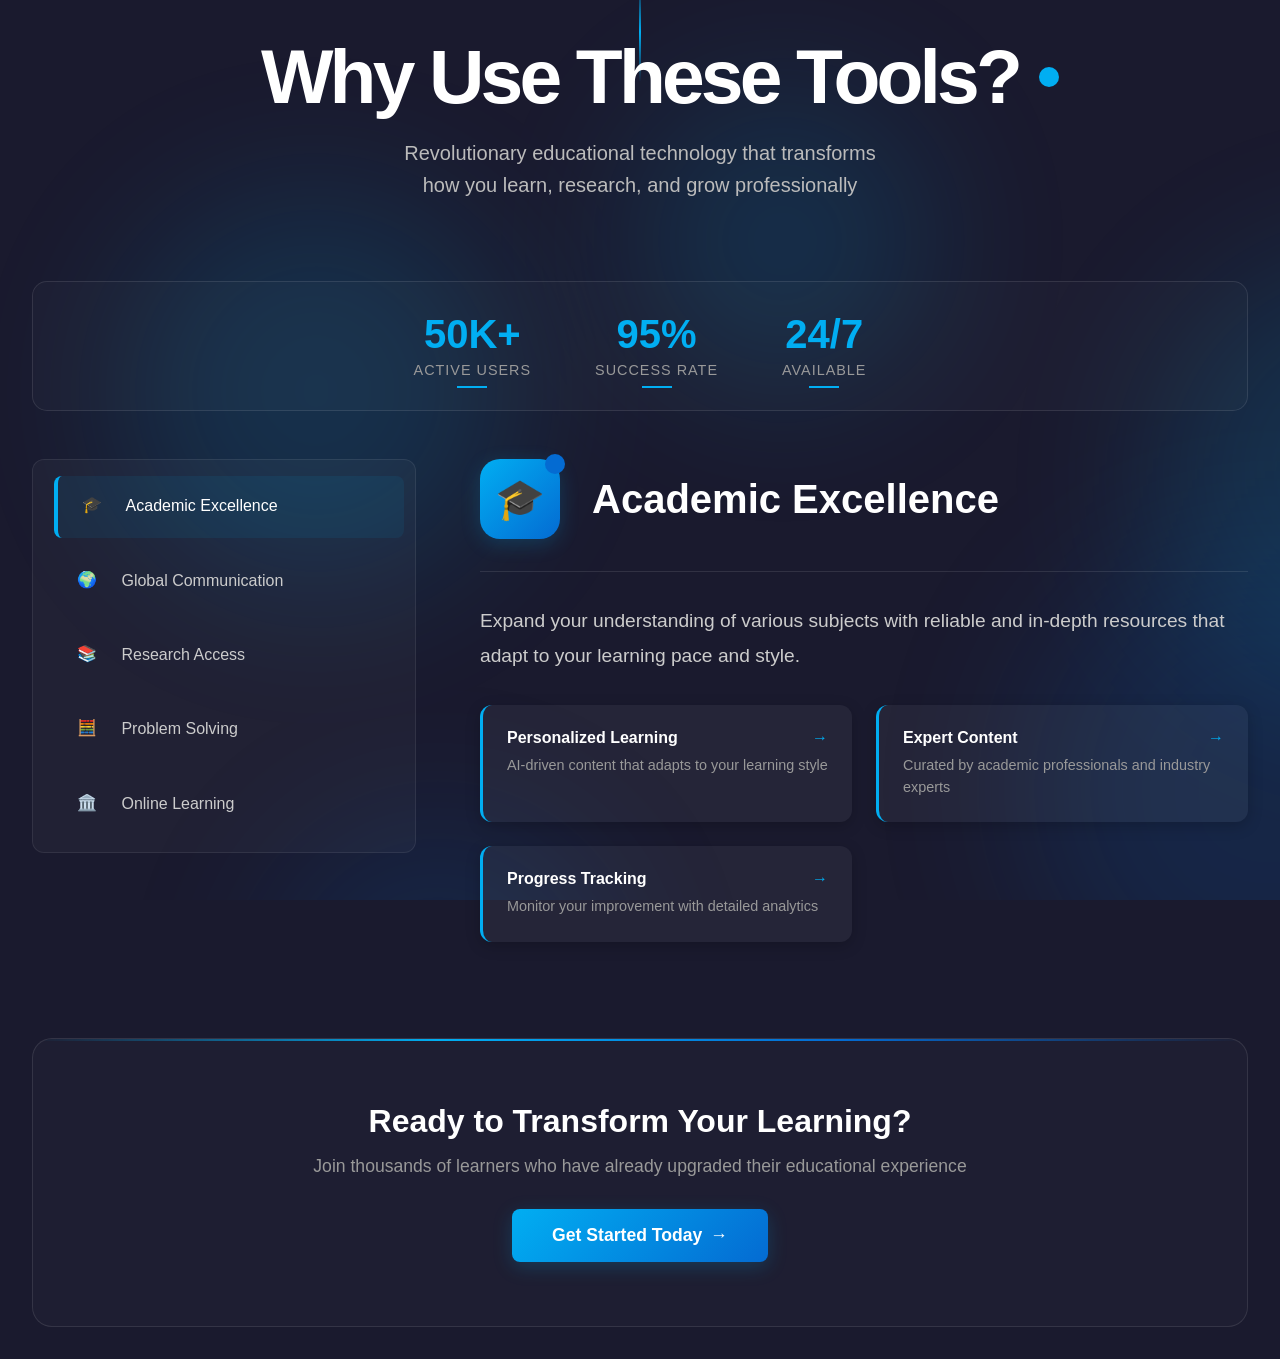
<file: index.html>
<!DOCTYPE html>
<html lang="en">
<head>
    <meta charset="UTF-8">
    <meta name="viewport" content="width=device-width, initial-scale=1.0">
    <title>Why Use These Tools?</title>
    <link rel="stylesheet" href="style.css">    
</head>
<body>
    <div id="dynamic-background"></div>

    <div class="container">
        <div class="header">
            <h1 class="main-title">Why Use These Tools?</h1>
            <p class="subtitle">Revolutionary educational technology that transforms how you learn, research, and grow professionally</p>
        </div>

        <div class="stats-ticker">
            <div class="stat">
                <span class="stat-number">50K+</span>
                <div class="stat-label">Active Users</div>
            </div>
            <div class="stat">
                <span class="stat-number">95%</span>
                <div class="stat-label">Success Rate</div>
            </div>
            <div class="stat">
                <span class="stat-number">24/7</span>
                <div class="stat-label">Available</div>
            </div>
        </div>

        <div class="tools-container">
            <nav class="tools-nav">
                <a href="#" class="nav-item active" data-tool="academic">
                    <span class="nav-icon">🎓</span>
                    Academic Excellence
                </a>
                <a href="#" class="nav-item" data-tool="language">
                    <span class="nav-icon">🌍</span>
                    Global Communication
                </a>
                <a href="#" class="nav-item" data-tool="research">
                    <span class="nav-icon">📚</span>
                    Research Access
                </a>
                <a href="#" class="nav-item" data-tool="math">
                    <span class="nav-icon">🧮</span>
                    Problem Solving
                </a>
                <a href="#" class="nav-item" data-tool="institution">
                    <span class="nav-icon">🏛️</span>
                    Online Learning
                </a>
            </nav>

            <div class="tools-content">
                <div class="tool-section active" id="academic">
                    <div class="tool-header">
                        <div class="tool-icon-large">🎓</div>
                        <h2 class="tool-title-large">Academic Excellence</h2>
                    </div>
                    <p class="tool-description-large">Expand your understanding of various subjects with reliable and in-depth resources that adapt to your learning pace and style.</p>
                    <div class="feature-grid">
                        <div class="feature-item">
                            <div class="feature-title">Personalized Learning</div>
                            <div class="feature-desc">AI-driven content that adapts to your learning style</div>
                        </div>
                        <div class="feature-item">
                            <div class="feature-title">Expert Content</div>
                            <div class="feature-desc">Curated by academic professionals and industry experts</div>
                        </div>
                        <div class="feature-item">
                            <div class="feature-title">Progress Tracking</div>
                            <div class="feature-desc">Monitor your improvement with detailed analytics</div>
                        </div>
                    </div>
                </div>

                <div class="tool-section" id="language">
                    <div class="tool-header">
                        <div class="tool-icon-large">🌍</div>
                        <h2 class="tool-title-large">Global Communication</h2>
                    </div>
                    <p class="tool-description-large">Develop language skills that broaden your horizons and connect you with different cultures through immersive learning experiences.</p>
                    <div class="feature-grid">
                        <div class="feature-item">
                            <div class="feature-title">Immersive Practice</div>
                            <div class="feature-desc">Real-world conversation scenarios and cultural context</div>
                        </div>
                        <div class="feature-item">
                            <div class="feature-title">Native Speakers</div>
                            <div class="feature-desc">Learn from certified native language instructors</div>
                        </div>
                        <div class="feature-item">
                            <div class="feature-title">Cultural Integration</div>
                            <div class="feature-desc">Understand customs and cultural nuances</div>
                        </div>
                    </div>
                </div>

                <div class="tool-section" id="research">
                    <div class="tool-header">
                        <div class="tool-icon-large">📚</div>
                        <h2 class="tool-title-large">Research Access</h2>
                    </div>
                    <p class="tool-description-large">Get the latest academic findings and scholarly articles without expensive subscriptions, keeping you at the forefront of your field.</p>
                    <div class="feature-grid">
                        <div class="feature-item">
                            <div class="feature-title">Latest Papers</div>
                            <div class="feature-desc">Access to cutting-edge research and publications</div>
                        </div>
                        <div class="feature-item">
                            <div class="feature-title">Citation Tools</div>
                            <div class="feature-desc">Automatic formatting and reference management</div>
                        </div>
                        <div class="feature-item">
                            <div class="feature-title">Peer Review</div>
                            <div class="feature-desc">Connect with researchers and academic peers</div>
                        </div>
                    </div>
                </div>

                <div class="tool-section" id="math">
                    <div class="tool-header">
                        <div class="tool-icon-large">🧮</div>
                        <h2 class="tool-title-large">Problem Solving</h2>
                    </div>
                    <p class="tool-description-large">Find solutions to challenging problems with powerful computational tools that provide step-by-step explanations and visual insights.</p>
                    <div class="feature-grid">
                        <div class="feature-item">
                            <div class="feature-title">Step-by-Step</div>
                            <div class="feature-desc">Detailed solutions with explanations for each step</div>
                        </div>
                        <div class="feature-item">
                            <div class="feature-title">Visual Learning</div>
                            <div class="feature-desc">Graphs, charts, and interactive visualizations</div>
                        </div>
                        <div class="feature-item">
                            <div class="feature-title">Multiple Methods</div>
                            <div class="feature-desc">Various approaches to solve complex problems</div>
                        </div>
                    </div>
                </div>

                <div class="tool-section" id="institution">
                    <div class="tool-header">
                        <div class="tool-icon-large">🏛️</div>
                        <h2 class="tool-title-large">Online Learning</h2>
                    </div>
                    <p class="tool-description-large">Access quality education from prestigious universities online at your own pace, earning recognized credentials from anywhere in the world.</p>
                    <div class="feature-grid">
                        <div class="feature-item">
                            <div class="feature-title">Certified Courses</div>
                            <div class="feature-desc">Accredited programs from top universities worldwide</div>
                        </div>
                        <div class="feature-item">
                            <div class="feature-title">Flexible Schedule</div>
                            <div class="feature-desc">Learn at your own pace with lifetime access</div>
                        </div>
                        <div class="feature-item">
                            <div class="feature-title">Career Support</div>
                            <div class="feature-desc">Job placement assistance and career guidance</div>
                        </div>
                    </div>
                </div>
            </div>
        </div>

        <div class="cta-section">
            <h2 class="cta-title">Ready to Transform Your Learning?</h2>
            <p class="cta-text">Join thousands of learners who have already upgraded their educational experience</p>
            <a href="#" class="cta-button">
                Get Started Today
                <span>→</span>
            </a>
        </div>
    </div>

    <script src="script.js"></script>
</body>
</html>
</file>
<file: style.css>
* {
    margin: 0;
    padding: 0;
    box-sizing: border-box;
}

body {
    font-family: 'Space Grotesk', -apple-system, BlinkMacSystemFont, 'Segoe UI', Roboto, sans-serif;
    background: #1a1a2e;
    /* Softer dark background */
    min-height: 100vh;
    color: white;
    overflow-x: hidden;
    position: relative;
}

/* Dynamic background with subtle elements */
#dynamic-background {
    position: fixed;
    top: 0;
    left: 0;
    width: 100%;
    height: 100%;
    z-index: -1;
    overflow: hidden;
}

.bg-sphere {
    position: absolute;
    border-radius: 50%;
    opacity: 0.15;
    /* More subtle */
    filter: blur(80px);
    /* Soft blur */
    transition: transform 0.5s ease-out;
    /* Smooth transition for movement */
}

.bg-sphere.blue {
    background: #01aef2;
}

.bg-sphere.dark-blue {
    background: #046bd2;
}

.container {
    max-width: 1400px;
    margin: 0 auto;
    padding: 2rem;
    position: relative;
    /* Ensure content stays above background */
    z-index: 1;
}

.header {
    text-align: center;
    margin-bottom: 5rem;
    position: relative;
}

.header::before {
    content: '';
    position: absolute;
    top: -50px;
    left: 50%;
    transform: translateX(-50%);
    width: 2px;
    height: 100px;
    background: linear-gradient(to bottom, transparent, #01aef2, transparent);
}

.main-title {
    font-size: clamp(3rem, 6vw, 5rem);
    font-weight: 900;
    letter-spacing: -0.05em;
    margin-bottom: 1rem;
    position: relative;
    display: inline-block;
}

.main-title::after {
    content: '';
    position: absolute;
    top: 50%;
    right: -40px;
    width: 20px;
    height: 20px;
    background: #01aef2;
    border-radius: 50%;
    transform: translateY(-50%);
}

.subtitle {
    font-size: 1.25rem;
    color: #bbb;
    /* Lighter subtitle color for better readability */
    font-weight: 300;
    max-width: 500px;
    margin: 0 auto;
    line-height: 1.6;
}

.tools-container {
    display: grid;
    grid-template-columns: 1fr 2fr;
    gap: 4rem;
    align-items: start;
    margin-bottom: 4rem;
}

.tools-nav {
    position: sticky;
    top: 2rem;
    background: rgba(255, 255, 255, 0.03);
    /* Slightly more prominent background for nav */
    border-radius: 12px;
    padding: 1rem;
    border: 1px solid rgba(255, 255, 255, 0.08);
}

.nav-item {
    display: block;
    padding: 1.2rem 1.5rem;
    /* Slightly smaller padding */
    margin-bottom: 0.75rem;
    /* Reduced margin */
    background: transparent;
    border: none;
    /* Removed border */
    border-left: 4px solid transparent;
    color: #ccc;
    text-decoration: none;
    font-weight: 500;
    transition: all 0.3s ease;
    position: relative;
    overflow: hidden;
    border-radius: 8px;
    /* Added border-radius */
}

.nav-item:last-child {
    margin-bottom: 0;
}

.nav-item::before {
    content: '';
    position: absolute;
    top: 0;
    left: -100%;
    width: 100%;
    height: 100%;
    background: linear-gradient(90deg, transparent, rgba(1, 174, 242, 0.08), transparent);
    /* Softer gradient */
    transition: left 0.5s ease;
}

.nav-item:hover::before,
.nav-item.active::before {
    left: 100%;
}

.nav-item:hover,
.nav-item.active {
    border-left-color: #01aef2;
    background: rgba(1, 174, 242, 0.08);
    /* Softer active background */
    color: white;
    transform: translateX(5px);
    /* Less aggressive transform */
}

.nav-icon {
    display: inline-block;
    width: 24px;
    height: 24px;
    margin-right: 1rem;
    vertical-align: middle;
}

.tools-content {
    position: relative;
}

.tool-section {
    display: none;
    opacity: 0;
    transform: translateY(20px);
    transition: all 0.4s ease;
}

.tool-section.active {
    display: block;
    opacity: 1;
    transform: translateY(0);
}

.tool-header {
    display: flex;
    align-items: center;
    margin-bottom: 2rem;
    padding-bottom: 2rem;
    border-bottom: 1px solid rgba(255, 255, 255, 0.1);
}

.tool-icon-large {
    width: 80px;
    height: 80px;
    background: linear-gradient(135deg, #01aef2, #046bd2);
    border-radius: 20px;
    display: flex;
    align-items: center;
    justify-content: center;
    font-size: 2.5rem;
    margin-right: 2rem;
    position: relative;
    box-shadow: 0 5px 20px rgba(1, 174, 242, 0.2);
    /* Added shadow */
}

.tool-icon-large::after {
    content: '';
    position: absolute;
    top: -5px;
    right: -5px;
    width: 20px;
    height: 20px;
    background: #046bd2;
    border-radius: 50%;
}

.tool-title-large {
    font-size: 2.5rem;
    font-weight: 800;
    color: white;
    line-height: 1.2;
}

.tool-description-large {
    font-size: 1.2rem;
    line-height: 1.8;
    color: #ccc;
    margin-bottom: 2rem;
}

.feature-grid {
    display: grid;
    grid-template-columns: repeat(auto-fit, minmax(250px, 1fr));
    gap: 1.5rem;
    margin-bottom: 2rem;
}

.feature-item {
    background: rgba(255, 255, 255, 0.05);
    padding: 1.5rem;
    border-radius: 12px;
    border-left: 3px solid #01aef2;
    position: relative;
    transition: transform 0.2s ease-in-out, box-shadow 0.2s ease-in-out;
    box-shadow: 0 4px 15px rgba(0, 0, 0, 0.2);
}

.feature-item:hover {
    transform: translateY(-5px);
    box-shadow: 0 8px 25px rgba(0, 0, 0, 0.3);
}

.feature-item::before {
    content: '→';
    position: absolute;
    top: 1.5rem;
    right: 1.5rem;
    color: #01aef2;
    font-weight: bold;
}

.feature-title {
    font-weight: 600;
    margin-bottom: 0.5rem;
    color: white;
}

.feature-desc {
    color: #999;
    font-size: 0.9rem;
    line-height: 1.5;
}

.cta-section {
    text-align: center;
    padding: 4rem 2rem;
    background: rgba(255, 255, 255, 0.02);
    border-radius: 20px;
    border: 1px solid rgba(255, 255, 255, 0.1);
    position: relative;
    overflow: hidden;
    /* For inner glow effect */
}

.cta-section::before {
    content: '';
    position: absolute;
    top: 0;
    left: 0;
    right: 0;
    height: 2px;
    background: linear-gradient(90deg, transparent, #01aef2, #046bd2, transparent);
}

.cta-title {
    font-size: 2rem;
    font-weight: 700;
    margin-bottom: 1rem;
}

.cta-text {
    color: #999;
    margin-bottom: 2rem;
    font-size: 1.1rem;
}

.cta-button {
    display: inline-flex;
    align-items: center;
    gap: 0.5rem;
    padding: 1rem 2.5rem;
    background: linear-gradient(135deg, #01aef2, #046bd2);
    color: white;
    text-decoration: none;
    border-radius: 8px;
    font-weight: 600;
    font-size: 1.1rem;
    transition: all 0.3s ease;
    position: relative;
    overflow: hidden;
    box-shadow: 0 5px 20px rgba(1, 174, 242, 0.2);
}

.cta-button::before {
    content: '';
    position: absolute;
    top: 0;
    left: -100%;
    width: 100%;
    height: 100%;
    background: linear-gradient(90deg, transparent, rgba(255, 255, 255, 0.2), transparent);
    transition: left 0.6s ease;
}

.cta-button:hover::before {
    left: 100%;
}

.cta-button:hover {
    transform: translateY(-2px);
    box-shadow: 0 10px 30px rgba(1, 174, 242, 0.3);
}

@media (max-width: 968px) {
    .tools-container {
        grid-template-columns: 1fr;
        gap: 2rem;
    }

    .tools-nav {
        position: static;
        display: grid;
        grid-template-columns: repeat(auto-fit, minmax(150px, 1fr));
        /* Adjusted min-width for smaller screens */
        gap: 1rem;
        padding: 1rem 0;
        /* Adjusted padding */
        background: transparent;
        /* Transparent background for nav on small screens */
        border: none;
        /* No border on small screens */
    }

    .nav-item {
        margin-bottom: 0;
        text-align: center;
        padding: 1rem;
        /* Adjusted padding */
        border-left: none;
        /* No left border on smaller screens */
        border-bottom: 4px solid transparent;
        /* Bottom border instead */
    }

    .nav-item:hover,
    .nav-item.active {
        border-left-color: transparent;
        /* No left border */
        border-bottom-color: #01aef2;
        /* Active bottom border */
        transform: translateY(0);
        /* No transform on small screens */
    }

    .nav-icon {
        display: block;
        /* Make icon block to center text below */
        margin: 0 auto 0.5rem auto;
        /* Center icon */
    }

    .tool-header {
        flex-direction: column;
        text-align: center;
    }

    .tool-icon-large {
        margin-right: 0;
        margin-bottom: 1rem;
    }

    .stats-ticker {
        flex-direction: column;
        gap: 2rem;
        padding: 1.5rem;
    }
}

.stats-ticker {
    display: flex;
    justify-content: center;
    gap: 4rem;
    margin: 3rem 0;
    padding: 2rem;
    background: rgba(255, 255, 255, 0.02);
    border-radius: 15px;
    border: 1px solid rgba(255, 255, 255, 0.1);
}

.stat {
    text-align: center;
    position: relative;
}

.stat::after {
    content: '';
    position: absolute;
    bottom: -10px;
    left: 50%;
    transform: translateX(-50%);
    width: 30px;
    height: 2px;
    background: #01aef2;
}

.stat-number {
    display: block;
    font-size: 2.5rem;
    font-weight: 900;
    color: #01aef2;
    line-height: 1;
}

.stat-label {
    font-size: 0.9rem;
    color: #999;
    margin-top: 0.5rem;
    text-transform: uppercase;
    letter-spacing: 1px;
}
</file>
